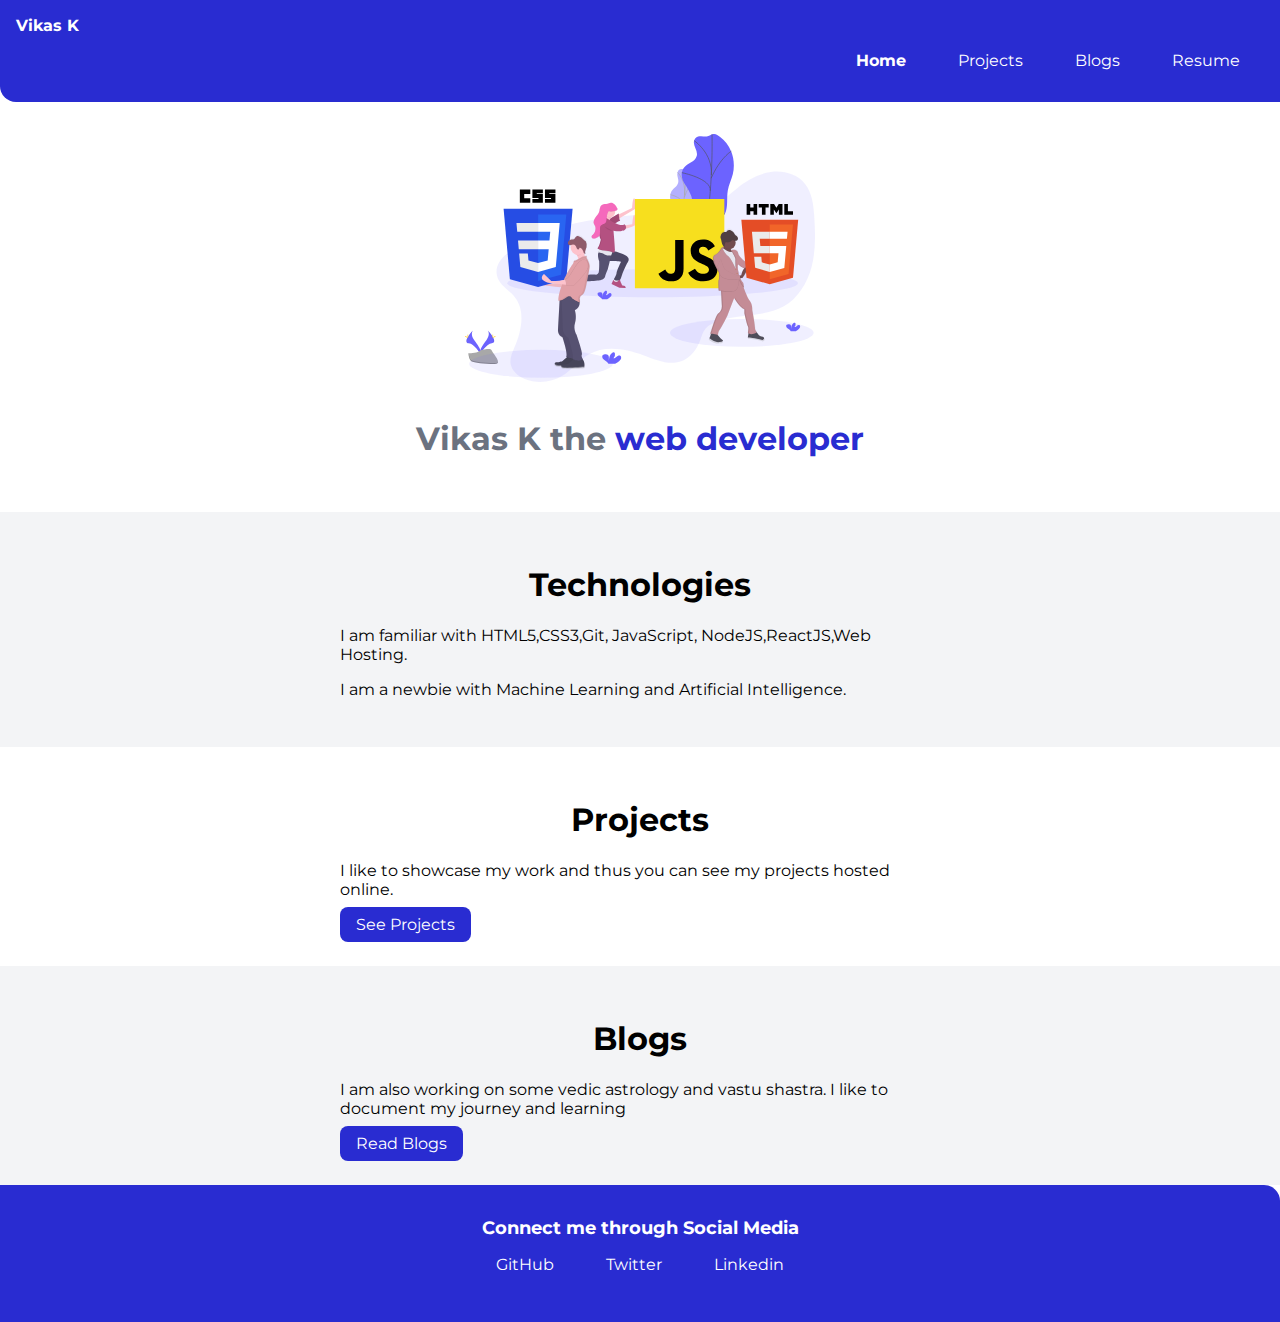
<file: index.html>
<!DOCTYPE html>
<html lang="en">
<head>
    <meta charset="UTF-8">
    <meta http-equiv="X-UA-Compatible" content="IE=edge">
    <meta name="viewport" content="width=device-width, initial-scale=1.0">
    <title>Vikas K</title>
    <link href="styles.css" rel="stylesheet" />
</head>
<body>

    <nav class="navigation container">
        <div class="nav-brand">Vikas K</div>
        <ul class="list-non-bullet nav-pills">
            <li class="list-item-inline">
                <a class="link link-active" href="/">Home</a>
            </li>
            <li class="list-item-inline">
                <a class="link" href="/projects.html">Projects</a>
            </li>
            <li class="list-item-inline">
                <a class="link" href="/blogs.html">Blogs</a>
            </li>
            <li class="list-item-inline">
                <a class="link" href="https://drive.google.com/drive/folders/1H4KRouf1HlnBGezJl3NQTUM1EVS3eLRj?usp=sharing">Resume</a>
            </li>
        </ul>
    </nav>

    <header class="hero">
        <img class="hero-img" src="images/hero.svg" />

        <h1 class="hero-heading">Vikas K the <span class="heading-inverted">web developer</span> </h1>
    </header>



    <section class="section ow">
        <div class="container container-center">
            <h1>Technologies</h1>
            <p>I am familiar with HTML5,CSS3,Git, JavaScript, NodeJS,ReactJS,Web Hosting.</p>
            <p>I am a newbie with Machine Learning and Artificial Intelligence.</p>
        </div>
    </section>


    <section class="section">
        <div class="container container-center">
            <h1>Projects</h1>
            <p>I like to showcase my work and thus you can see my projects hosted online.</p>
            <a class="link link-primary" href="/projects.html">See Projects</a>
        </div>
    </section>


    <section class="section ow">
        <div class="container container-center">
            <h1>Blogs</h1>
            <p>I am also working on some vedic astrology and vastu shastra. I like to document my journey and learning</p>
            <a class="link link-primary" href="/blogs.html">Read Blogs</a>
        </div>
    </section>

    <footer class="footer">
        <div class="footer-header">Connect me through Social Media</div>
        <ul class="social-links list-non-bullet">

            <li class="list-item-inline">
                <a class="link" href="https://github.com/vikas-koleti">   
                    GitHub
                </a>
            </li>
            <li class="list-item-inline">
                <a class="link" href="https://twitter.com/vickyB2S">   
                    Twitter
                </a>
            </li>
            <li class="list-item-inline">
                <a class="link" href="https://www.linkedin.com/in/vikas-koleti-4771b7104/">   
                    Linkedin
                </a>
            </li>




        </ul>
    </footer>


     
    



</body>
</html>
</file>
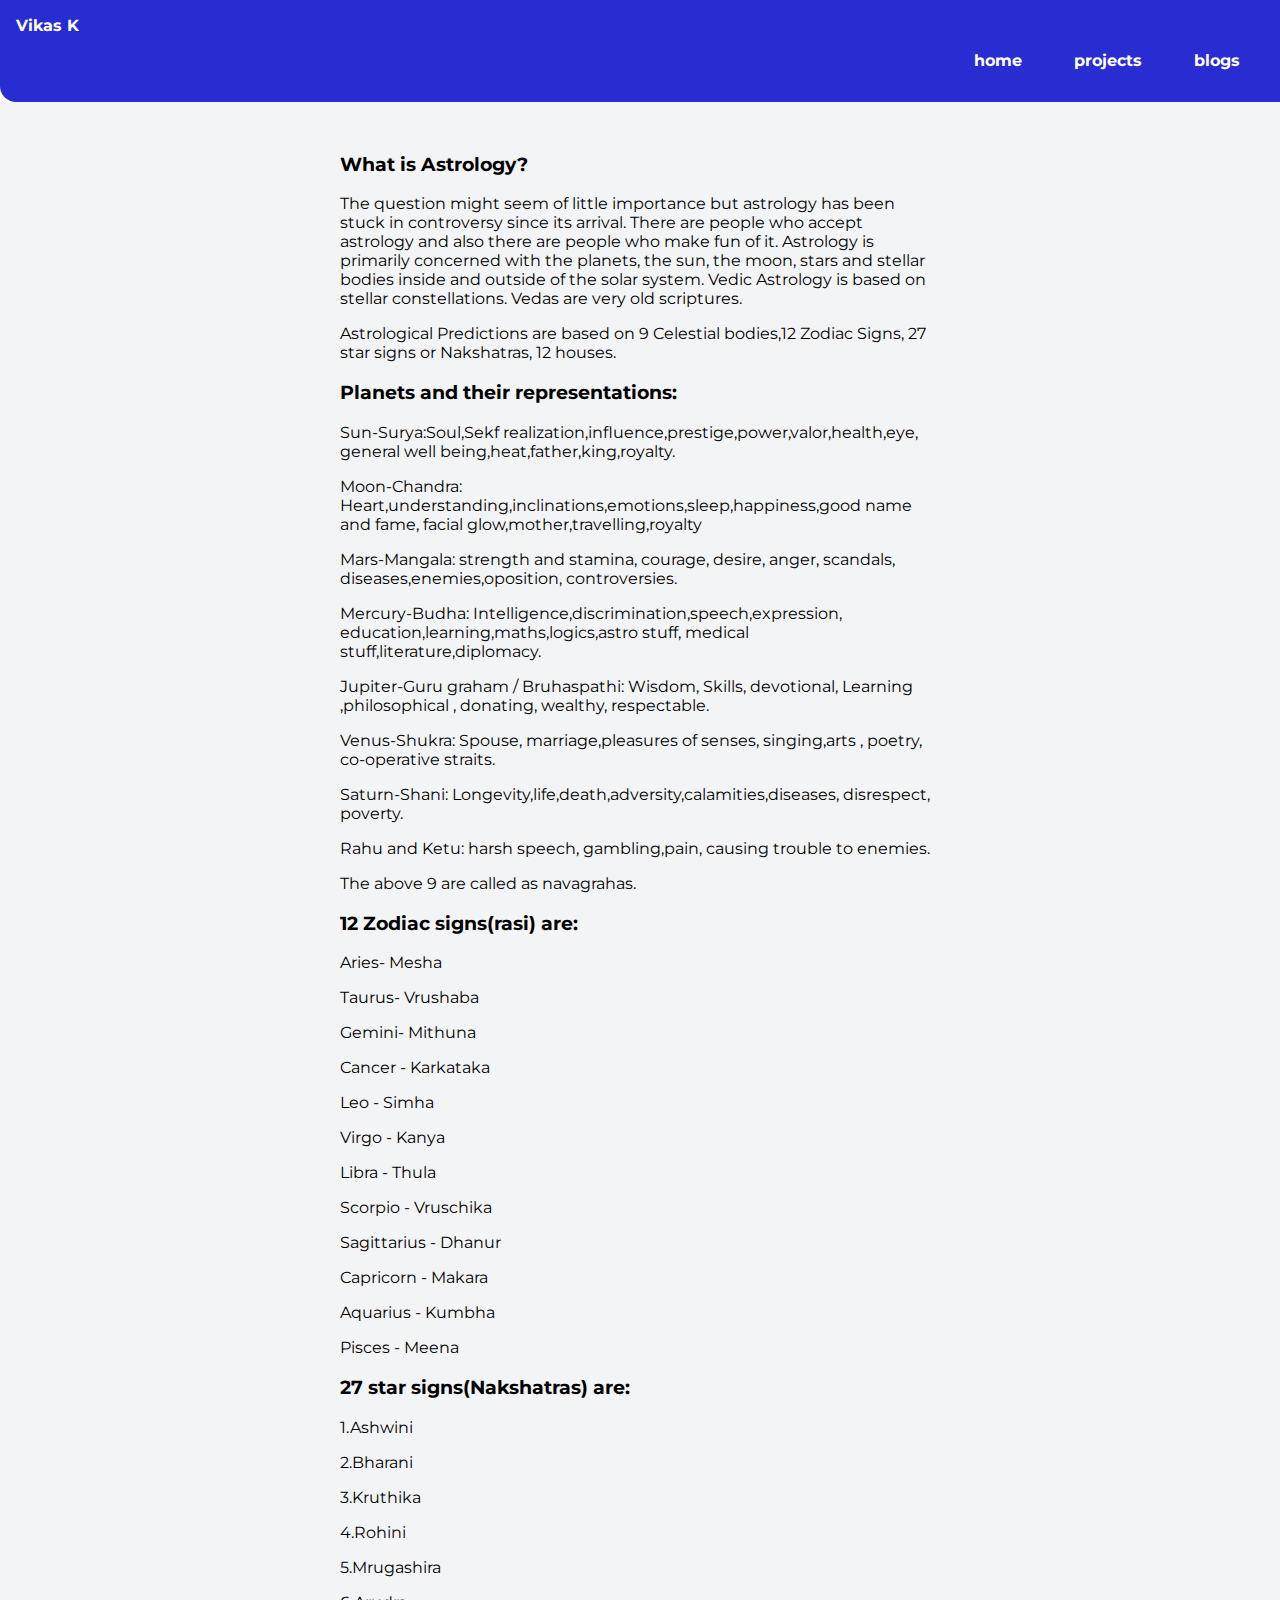
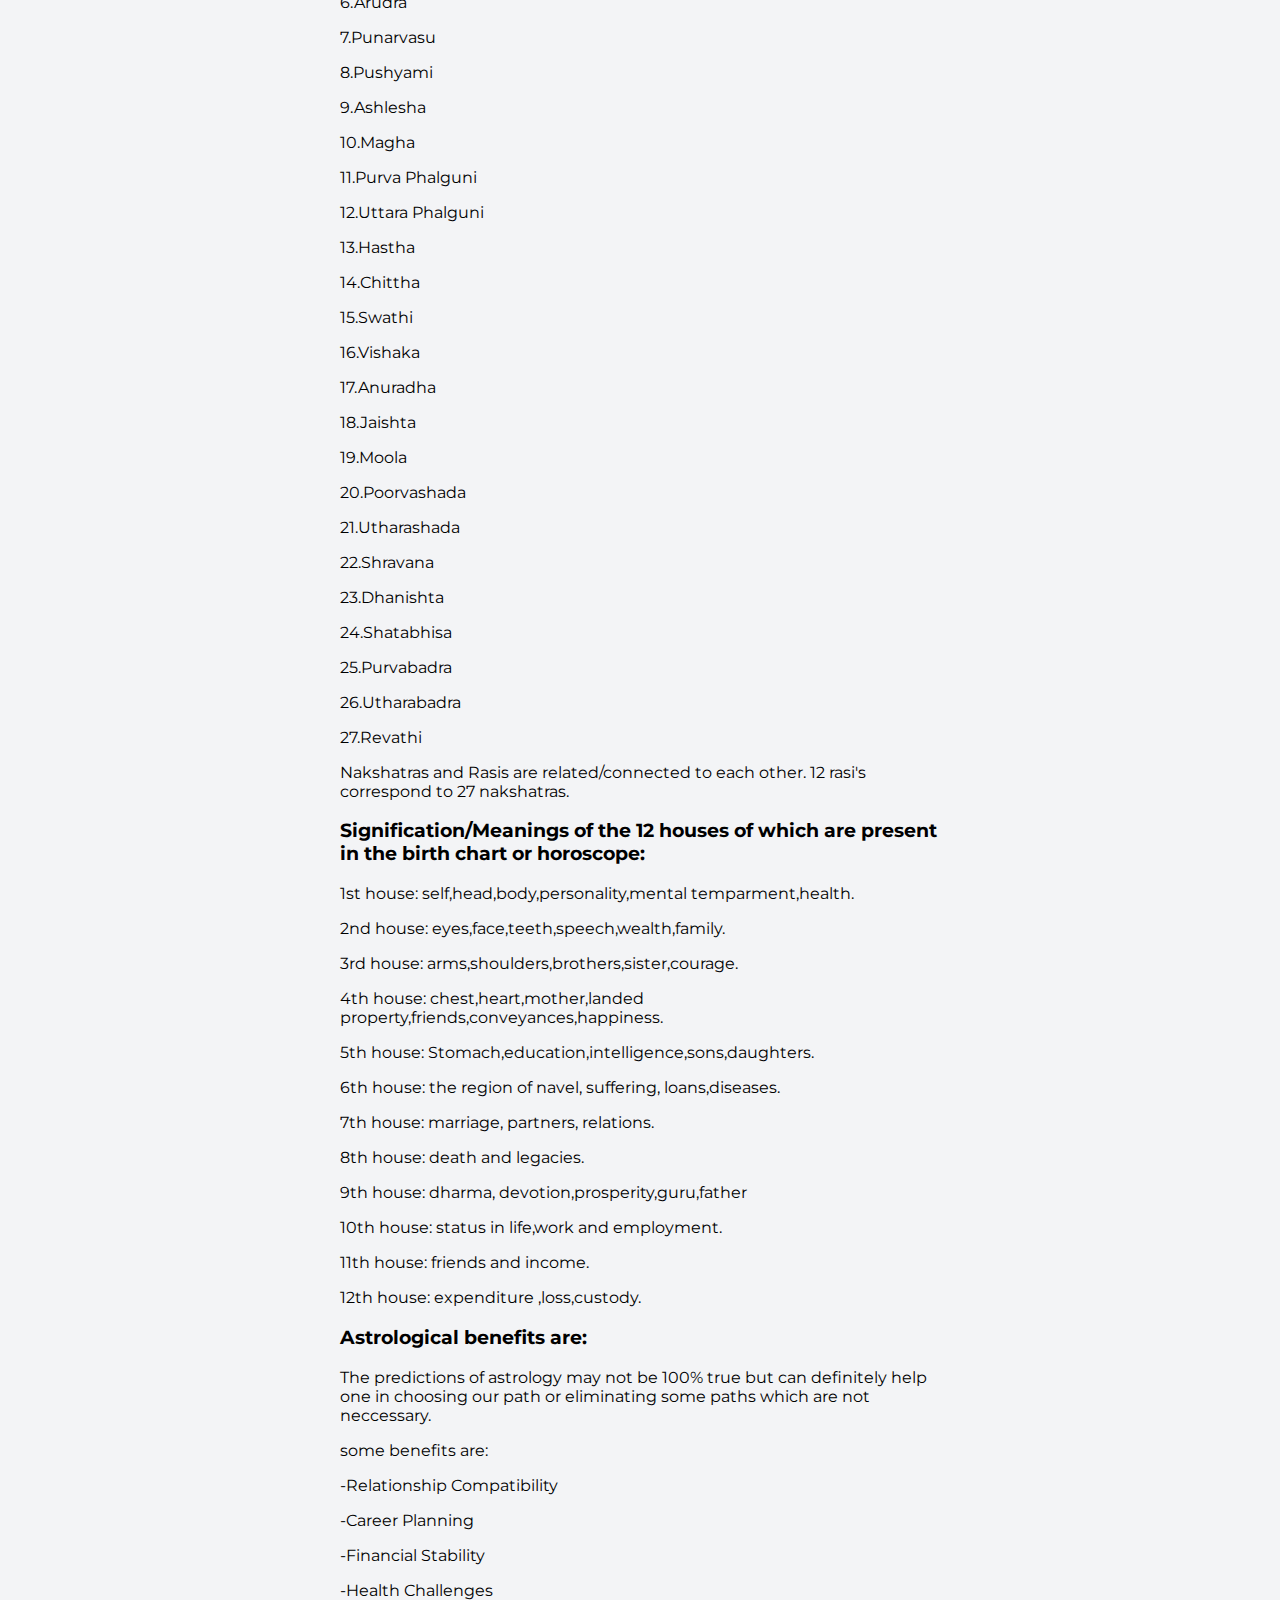
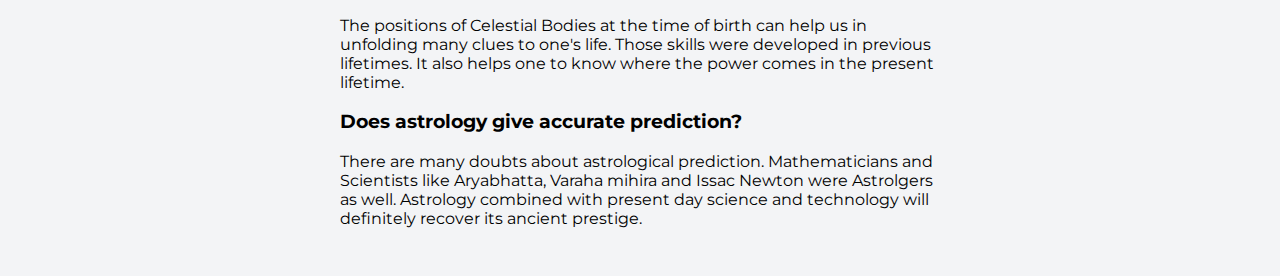
<file: blog1.html>
<!DOCTYPE html>
<html lang="en">
<head>
    <meta charset="UTF-8">
    <meta http-equiv="X-UA-Compatible" content="IE=edge">
    <meta name="viewport" content="width=device-width, initial-scale=1.0">
    <link href="styles.css" rel="stylesheet" />
    <title>Blog1</title>
</head>
<body>

    <nav class="navigation container">
        <div class="nav-brand">Vikas K</div>
        <ul class="list-non-bullet nav-pills">
            <li class="list-item-inline">
                <a class="link link-active " href="/index.html" target="_blank">home</a>
            </li>
            <li class="list-item-inline">
                <a class="link link-active" href="/projects.html" target="_blank">projects</a>
            </li>
            <li class="list-item-inline">
                <a class="link link-active" href="/blogs.html" target="_blank">blogs</a>
            </li>

        </ul>
    </nav>




    <section class="section ow">
        <div class="container container-center">
            <h3>What is Astrology?</h3>
                <p>The question might seem of little importance but astrology has been stuck in controversy since its arrival.
                    There are people who accept astrology and also there are people who make fun of it.
                    Astrology is primarily concerned with the planets, the sun, the moon, stars and stellar bodies inside and outside  of the solar system.
                    Vedic Astrology is based on stellar constellations.
                    Vedas are very old scriptures.</p>
            <p>Astrological Predictions are based on 9 Celestial bodies,12 Zodiac Signs, 27 star signs or Nakshatras, 12 houses.
            </p>

            <h3>Planets and their representations:</h3>
            <p>Sun-Surya:Soul,Sekf realization,influence,prestige,power,valor,health,eye, general well being,heat,father,king,royalty.</p>
            <p>Moon-Chandra: Heart,understanding,inclinations,emotions,sleep,happiness,good name and fame, facial glow,mother,travelling,royalty</p>
            <p>Mars-Mangala: strength and stamina, courage, desire, anger, scandals, diseases,enemies,oposition, controversies.</p>
            <p>Mercury-Budha: Intelligence,discrimination,speech,expression, education,learning,maths,logics,astro stuff, medical stuff,literature,diplomacy.
            </p>
            <p>Jupiter-Guru graham / Bruhaspathi: Wisdom, Skills, devotional, Learning ,philosophical , donating, wealthy, respectable.</p>
            <p>Venus-Shukra: Spouse, marriage,pleasures of senses, singing,arts , poetry, co-operative straits.</p>
            <p>Saturn-Shani: Longevity,life,death,adversity,calamities,diseases, disrespect, poverty.
            </p>
            <p>Rahu and Ketu: harsh speech, gambling,pain, causing trouble to enemies.</p>
            <p>The above 9 are called as navagrahas.
            </p>

            <h3>12 Zodiac signs(rasi) are:</h3>
            <p>Aries- Mesha</p>
            <p>Taurus- Vrushaba</p>
            <p>Gemini- Mithuna</p>
            <p>Cancer - Karkataka</p>
            <p>Leo - Simha</p>
            <p>Virgo - Kanya</p>
            <p>Libra - Thula</p>
            <p>Scorpio - Vruschika</p>
            <p>Sagittarius - Dhanur</p>
            <p>Capricorn - Makara</p>
            <p>Aquarius - Kumbha</p>
            <p>Pisces - Meena</p>

            <h3>27 star signs(Nakshatras) are:</h3>
            <p>1.Ashwini</p>
            <p>2.Bharani</p>
            <p>3.Kruthika</p>
            <p>4.Rohini</p>
            <p>5.Mrugashira</p>
            <p>6.Arudra</p>
            <p>7.Punarvasu</p>
            <p>8.Pushyami</p>
            <p>9.Ashlesha</p>
            <p>10.Magha</p>
            <p>11.Purva Phalguni</p>
            <p>12.Uttara Phalguni</p>
            <p>13.Hastha</p>
            <p>14.Chittha</p>
            <p>15.Swathi</p>
            <p>16.Vishaka</p>
            <p>17.Anuradha</p>
            <p>18.Jaishta</p>
            <p>19.Moola</p>
            <p>20.Poorvashada</p>
            <p>21.Utharashada</p>
            <p>22.Shravana</p>
            <p>23.Dhanishta</p>
            <p>24.Shatabhisa</p>
            <p>25.Purvabadra</p>
            <p>26.Utharabadra</p>
            <p>27.Revathi</p>
            <p>Nakshatras and Rasis are related/connected to each other.
                12 rasi's correspond to 27 nakshatras.
            </p>

            <h3>Signification/Meanings of the 12 houses of which are present in the birth chart or horoscope:</h3>

            <p>1st house: self,head,body,personality,mental temparment,health.</p>
            <p>2nd house: eyes,face,teeth,speech,wealth,family.</p>
            <p>3rd house: arms,shoulders,brothers,sister,courage.</p>
            <p>4th house: chest,heart,mother,landed property,friends,conveyances,happiness.</p>
            <p>5th house: Stomach,education,intelligence,sons,daughters.</p>
            <p>6th house: the region of navel, suffering, loans,diseases.</p>
            <p>7th house: marriage, partners, relations.</p>
            <p>8th house: death and legacies.</p>
            <p>9th house: dharma, devotion,prosperity,guru,father</p>
            <p>10th house: status in life,work and employment.</p>
            <p>11th house: friends and income.</p>
            <p>12th house: expenditure ,loss,custody.</p>
            

            <h3>Astrological benefits are:</h3>
            <p>The predictions of astrology may not be 100% true but can definitely help one in choosing our path or eliminating some paths which are not neccessary.</p>
            <p>some benefits are:</p>
            <p>-Relationship Compatibility</p>
            <p>-Career Planning</p>
            <p>-Financial Stability</p>
            <p>-Health Challenges</p>

            <p>The positions of Celestial Bodies at the time of birth can help us in unfolding many clues to one's life.
                Those skills were developed in previous lifetimes.
                It also helps one to know where the power comes in the present lifetime.
                </p>

            <h3>Does astrology give accurate prediction?</h3>
            <p>There are many doubts about astrological prediction.
                Mathematicians and Scientists like Aryabhatta, Varaha mihira and Issac Newton were Astrolgers as well.
                Astrology combined with present day science and technology will definitely recover its ancient prestige.
                </p>

            



        </div>
    </section>
</body>
</html>
</file>
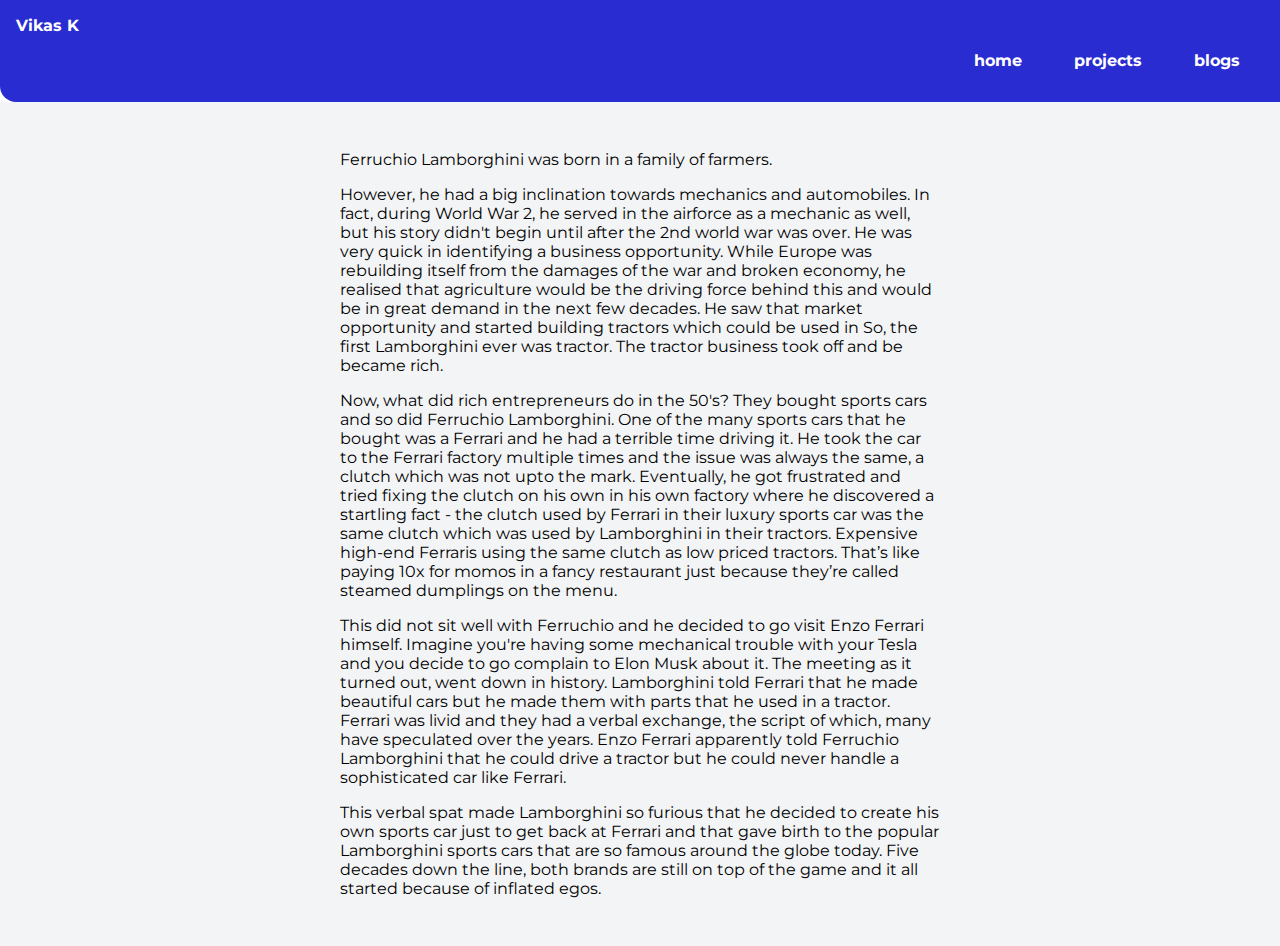
<file: blog2.html>
<!DOCTYPE html>
<html lang="en">
<head>
    <meta charset="UTF-8">
    <meta http-equiv="X-UA-Compatible" content="IE=edge">
    <meta name="viewport" content="width=device-width, initial-scale=1.0">
    <link href="styles.css" rel="stylesheet" />
    <title>Blog2</title>
</head>
<body>
    <nav class="navigation container">
        <div class="nav-brand">Vikas K</div>
        <ul class="list-non-bullet nav-pills">
            <li class="list-item-inline">
                <a class="link link-active " href="/index.html" target="_blank">home</a>
            </li>
            <li class="list-item-inline">
                <a class="link link-active" href="/projects.html" target="_blank">projects</a>
            </li>
            <li class="list-item-inline">
                <a class="link link-active" href="/blogs.html" target="_blank">blogs</a>
            </li>

        </ul>
    </nav>
    <section class="section ow">
        <div class="container container-center">
            <p>Ferruchio Lamborghini was born in a family of farmers. </p>
            <p>However, he had a big inclination towards mechanics and automobiles. In fact, during World War 2, he served in the airforce as a mechanic as well, but his story didn't begin until after the 2nd world war was over. He was very quick in identifying a business opportunity. While Europe was rebuilding itself from the damages of the war and broken economy, he realised that agriculture would be the driving force behind this and would be in great demand in the next few decades. He saw that market opportunity and started building tractors which could be used in So, the first Lamborghini ever was tractor. The tractor business took off and be became rich.</p>

            <p>Now, what did rich entrepreneurs do in the 50's? They bought sports cars and so did Ferruchio Lamborghini. One of the many sports cars that he bought was a Ferrari and he had a terrible time driving it. He took the car to the Ferrari factory multiple times and the issue was always the same, a clutch which was not upto the mark. Eventually, he got frustrated and tried fixing the clutch on his own in his own factory where he discovered a startling fact - the clutch used by Ferrari in their luxury sports car was the same clutch which was used by Lamborghini in their tractors. Expensive high-end Ferraris using the same clutch as low priced tractors. That’s like paying 10x for momos in a fancy restaurant just because they’re called steamed dumplings on the menu.</p>

            <p>This did not sit well with Ferruchio and he decided to go visit Enzo Ferrari himself. Imagine you're having some mechanical trouble with your Tesla and you decide to go complain to Elon Musk about it. The meeting as it turned out, went down in history. Lamborghini told Ferrari that he made beautiful cars but he made them with parts that he used in a tractor. Ferrari was livid and they had a verbal exchange, the script of which, many have speculated over the years. Enzo Ferrari apparently told Ferruchio Lamborghini that he could drive a tractor but he could never handle a sophisticated car like Ferrari.</p>

            <p>This verbal spat made Lamborghini so furious that he decided to create his own sports car just to get back at Ferrari and that gave birth to the popular Lamborghini sports cars that are so famous around the globe today. Five decades down the line, both brands are still on top of the game and it all started because of inflated egos.</p>

        </div>
    </section>
    
</body>
</html>
</file>
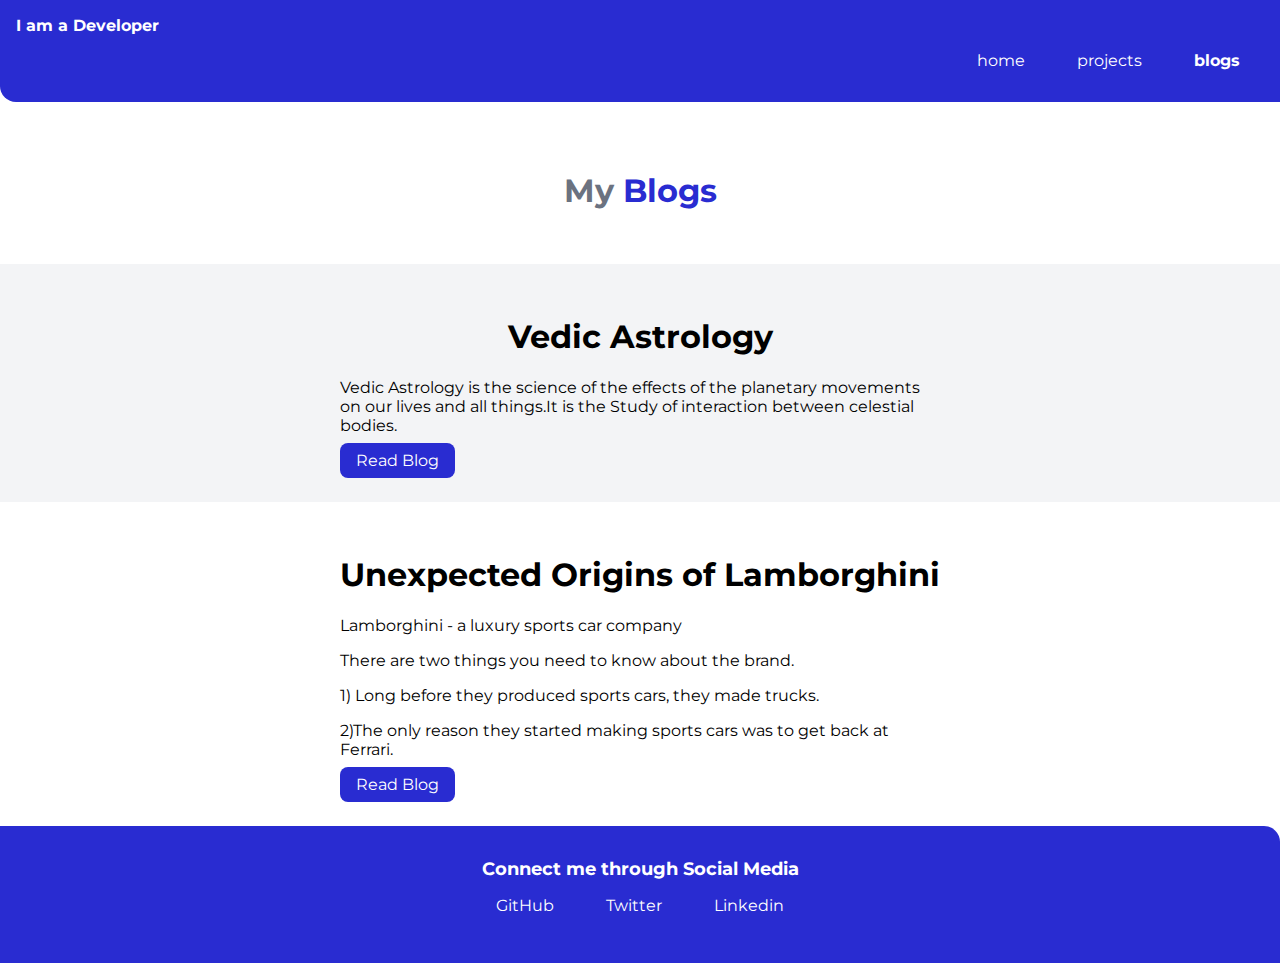
<file: blogs.html>
<!DOCTYPE html>
<html lang="en">
<head>
    <meta charset="UTF-8">
    <meta http-equiv="X-UA-Compatible" content="IE=edge">
    <meta name="viewport" content="width=device-width, initial-scale=1.0">
    <link href="styles.css" rel="stylesheet" />
    <title>Blogs</title>
</head>
<body>
    <nav class="navigation container">
        <div class="nav-brand">I am a Developer</div>
        <ul class="list-non-bullet nav-pills">
            <li class="list-item-inline">
                <a class="link" href="/">home</a>
            </li>
            <li class="list-item-inline">
                <a class="link" href="/projects.html">projects</a>
            </li>
            <li class="list-item-inline">
                <a class="link link-active" href="/blogs.html">blogs</a>
            </li>
        </ul>
    </nav>


    <header class="hero">
        <h1 class="hero-heading">My <span class="heading-inverted">Blogs</span> </h1>
        
    </header>

    <section class="section ow">
        <div class="container container-center">
            <h1>Vedic Astrology</h1>
            <p>Vedic Astrology is the science of the effects of the planetary movements on our lives and all things.It is the 
                Study of interaction between celestial bodies.
            </p>
            
            <a class="link link-primary" href="/blog1.html">Read Blog</a>
        </div>
    </section>

    <section class="section">
        <div class="container container-center">
            <h1>Unexpected Origins of Lamborghini</h1>
            <p>Lamborghini - a luxury sports car company</p>
            <p>There are two things you need to know about the brand.</p>
            <p>1) Long before they produced sports cars, they made trucks.</p>
            <p>2)The only reason they started making sports cars was to get back at Ferrari.</p>
            
            <a class="link link-primary" href="/blog2.html">Read Blog</a>
        </div>
    </section>

    <footer class="footer">
        <div class="footer-header">Connect me through Social Media</div>
        <ul class="social-links list-non-bullet">

            <li class="list-item-inline">
                <a class="link" href="https://github.com/vikas-koleti">   
                    GitHub
                </a>
            </li>
            <li class="list-item-inline">
                <a class="link" href="https://twitter.com/vickyB2S">   
                    Twitter
                </a>
            </li>
            <li class="list-item-inline">
                <a class="link" href="https://www.linkedin.com/in/vikas-koleti-4771b7104/">   
                    Linkedin
                </a>
            </li>




        </ul>
    </footer>

    
</body>
</html>
</file>
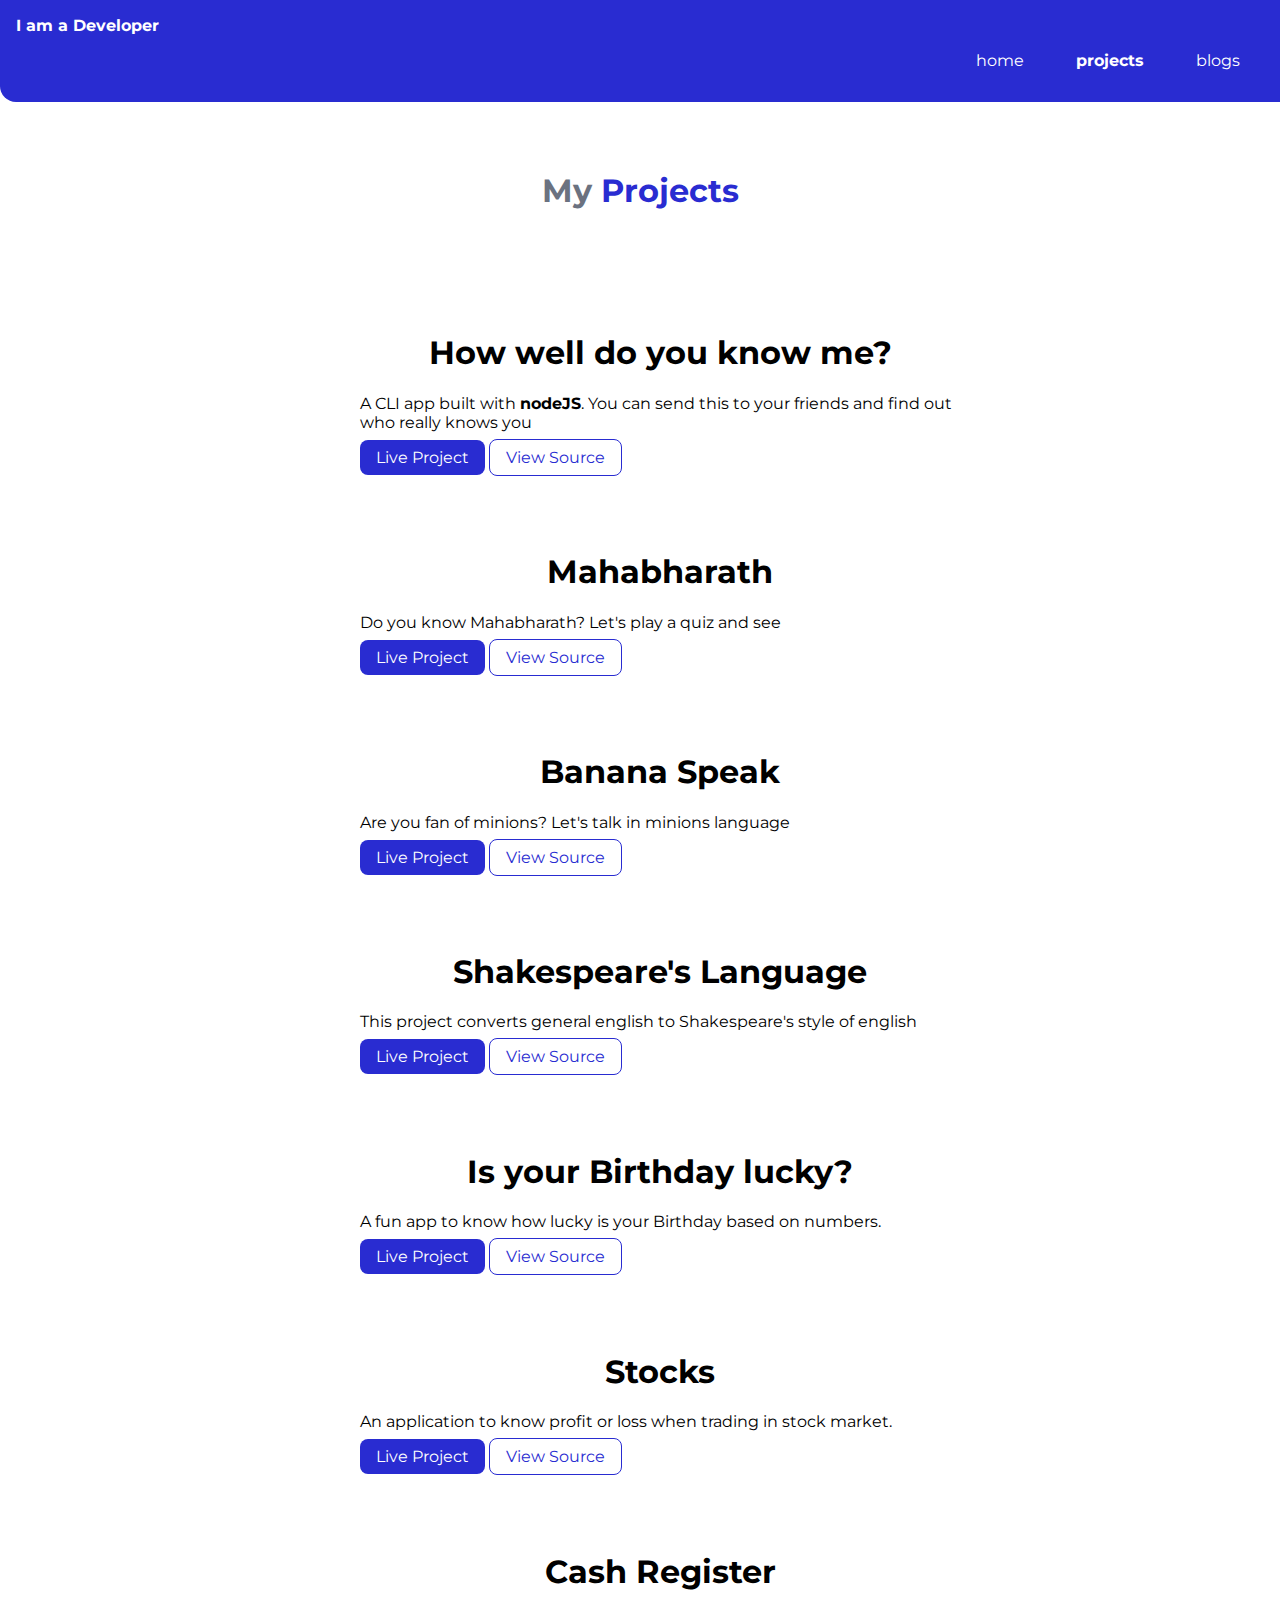
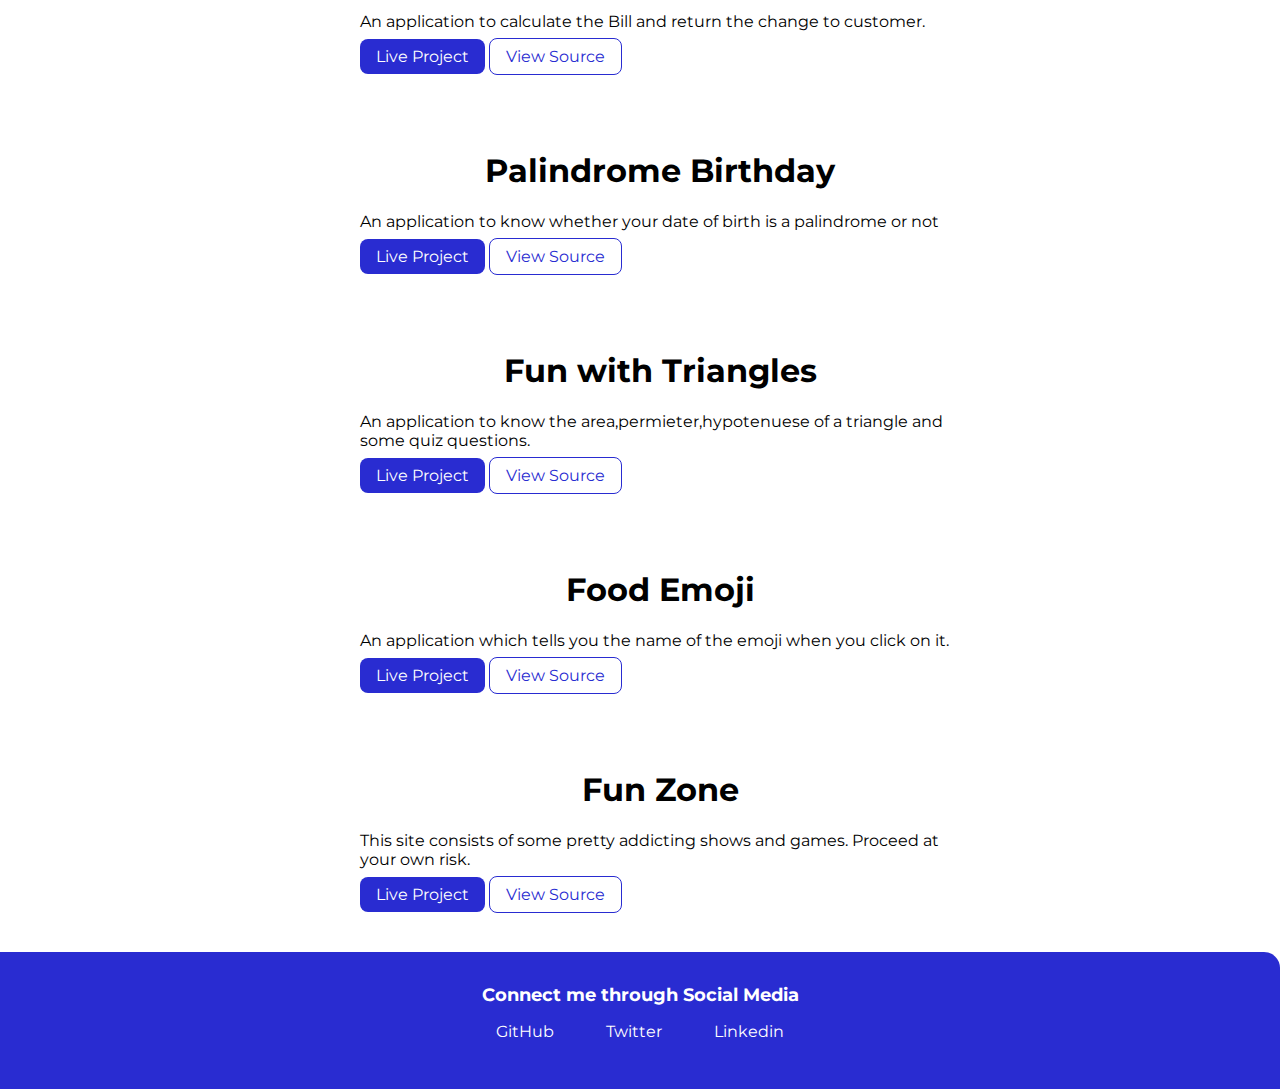
<file: projects.html>
<!DOCTYPE html>
<html lang="en">
<head>
    <meta charset="UTF-8">
    <meta http-equiv="X-UA-Compatible" content="IE=edge">
    <meta name="viewport" content="width=device-width, initial-scale=1.0">
    <link href="styles.css" rel="stylesheet" />
    <title>Projects</title>
</head>
<body>
    <nav class="navigation container">
        <div class="nav-brand">I am a Developer</div>
        <ul class="list-non-bullet nav-pills">
            <li class="list-item-inline">
                <a class="link" href="/">home</a>
            </li>
            <li class="list-item-inline">
                <a class="link link-active" href="/projects.html">projects</a>
            </li>
            <li class="list-item-inline">
                <a class="link" href="/blogs.html">blogs</a>
            </li>
        </ul>
    </nav>

    <header class="hero">
        <h1 class="hero-heading">My <span class="heading-inverted">Projects</span> </h1>
        
    </header>
    <ul class="list-non-bullet">

    <section class="section">
    <li>
        <article class="showcase-list container container-center">
            <h1>How well do you know me?</h1>
            
            <p>A CLI app built with <strong>nodeJS</strong>. You can send this to your friends and find out who really knows you</p>

            <a class="link link-primary" href="https://replit.com/@koletivikas/amark1#index.js">Live Project</a>
            <a class="link link-secondary" href="https://github.com/vikas-koleti/a_mark1">View Source</a>
        </article>
        
    </li>
    </section>
    <section class="section">
    <li>
        <article class="showcase-list container container-center">
            <h1>Mahabharath</h1>
            
            <p>Do you know Mahabharath? Let's play a quiz and see</p>

            <a class="link link-primary" href="https://replit.com/@koletivikas/mark-2">Live Project</a>
            <a class="link link-secondary" href="https://github.com/vikas-koleti/mark-2a">View Source</a>
        </article>
    </li>
    </section>

    <section class= "section">
        <li>
            <article class="showcase-list container container-center">
                <h1>Banana Speak</h1>
                <p>Are you fan of minions? Let's talk in minions language</p>
                <a class="link link-primary" href="https://vkbanana.netlify.app/"">Live Project</a>
                <a class="link link-secondary" href="https://github.com/vikas-koleti/banana-speak">View Source</a>

            </article>
        </li>
    </section>

    <section class= "section">
        <li>
            <article class="showcase-list container container-center">
                <h1>Shakespeare's Language</h1>
                <p>This project converts general english to Shakespeare's style of english</p>
                <a class="link link-primary" href="https://vkshakespeare.netlify.app/">Live Project</a>
                <a href="https://github.com/vikas-koleti/shakespeare-translator" class="link link-secondary">View Source</a>
            </article>
        </li>
    </section>

    <section class= "section">
        <li>
            <article class="showcase-list container container-center">
                <h1>Is your Birthday lucky?</h1>
                <p>A fun app to know how lucky is your Birthday based on numbers. </p>
                <a class="link link-primary" href="https://vkbirthdaylucky.netlify.app/">Live Project</a>
                <a class="link link-secondary" href="https://github.com/vikas-koleti/mark11-BdayLucky">View Source</a>
            </article>
        </li>
    </section>

    <section class= "section">
        <li>
            <article class="showcase-list container container-center">
                <h1>Stocks</h1>
                <p>An application to know profit or loss when trading in stock market.</p>
                <a class="link link-primary" href="https://vkprofitloss.netlify.app/">Live Project</a>
                <a class="link link-secondary" href="https://github.com/vikas-koleti/mark14-Profit-or-Loss">View Source</a>
                
            </article>
        </li>
    </section>

    <section class= "section">
        <li>
            <article class="showcase-list container container-center">
                <h1>Cash Register</h1>
                <p>An application to calculate the Bill and return the change to customer.</p>
                <a class="link link-primary" href="https://vkcashregister.netlify.app/">Live Project</a>
                <a class="link link-secondary" href="https://github.com/vikas-koleti/mark10-cash-register">View Source</a>
                
            </article>
        </li>
    </section>

    <section class= "section">
        <li>
            <article class="showcase-list container container-center">
                <h1>Palindrome Birthday</h1>
                <p>An application to know whether your date of birth is a palindrome or not</p>
                <a class="link link-primary" href="https://vkpalindromebday.netlify.app/">Live Project</a>
                <a class="link link-secondary" href="https://github.com/vikas-koleti/mark-13-palindrome-bday">View Source</a>
                
            </article>
        </li>
    </section>

    <section class= "section">
        <li>
            <article class="showcase-list container container-center">
                <h1>Fun with Triangles</h1>
                <p>An application to know the area,permieter,hypotenuese of a triangle and some quiz questions.</p>
                <a class="link link-primary" href="https://vktrianglefun.netlify.app/">Live Project</a>
                <a class="link link-secondary" href="https://github.com/vikas-koleti/mark-12-Fun-with-triangles">View Source</a>
                
            </article>
        </li>
    </section>

    <section class= "section">
        <li>
            <article class="showcase-list container container-center">
                <h1>Food Emoji</h1>
                <p>An application which tells you the name of the emoji when you click on it.</p>
                <a class="link link-primary" href="https://vkfoodemoji.netlify.app/">Live Project</a>
                <a class="link link-secondary" href="https://github.com/vikas-koleti/vkfoodemoji">View Source</a>
                
            </article>
        </li>
    </section>

    <section class= "section">
        <li>
            <article class="showcase-list container container-center">
                <h1>Fun Zone</h1>
                <p>This site consists of some pretty addicting shows and games. Proceed at your own risk.</p>
                <a class="link link-primary" href="https://vkfunzone.netlify.app/">Live Project</a>
                <a class="link link-secondary" href="https://github.com/vikas-koleti/csb-t5up2/tree/gh-pages">View Source</a>
                
            </article>
        </li>
    </section>















    </ul>

    <footer class="footer">
        <div class="footer-header">Connect me through Social Media</div>
        <ul class="social-links list-non-bullet">

            <li class="list-item-inline">
                <a class="link" href="https://github.com/vikas-koleti">   
                    GitHub
                </a>
            </li>
            <li class="list-item-inline">
                <a class="link" href="https://twitter.com/vickyB2S">   
                    Twitter
                </a>
            </li>
            <li class="list-item-inline">
                <a class="link" href="https://www.linkedin.com/in/vikas-koleti-4771b7104/">   
                    Linkedin
                </a>
            </li>




        </ul>
    </footer>


    
</body>
</html>
</file>
<file: styles.css>
@import url('https://fonts.googleapis.com/css2?family=Montserrat:wght@400;700&display=swap');

:root {
    --primary-color: #292cd1;
    --off-white: #F3F4F6;

    --dark-gray: #6B7280;
}


body {
    font-family: 'Montserrat', sans-serif;
    margin: 0px;
}

hr {
    margin: 2rem 0rem;

}

/** container **/
.container {
    padding: 0rem 1rem;
}

.container-center {
    max-width: 600px;
    margin: auto;
}

/** links **/
.link {
    text-decoration: none;
    padding: 0.5rem 1rem;

}

.link-primary {
    background-color: var(--primary-color);
    border-radius: 0.5rem;
    color: white;

}

.link-secondary {
    color: var(--primary-color);
    border-radius: 0.5rem;
    border: 1px solid var(--primary-color);


}

/** lists **/

.list-non-bullet {
    list-style: none;
}

.list-item-inline {
    display: inline;
    padding: 0rem 0.5rem;

}

/** navigation **/

.navigation {
    background-color: var(--primary-color);
    color: white;
    padding: 1rem;
    border-bottom-left-radius: 1rem;
}

.navigation .nav-brand {
    font-weight: bold;
}

.navigation .nav-pills {
    text-align: right;
}


.navigation .link {
    color: white;
}

.navigation .link-active {
    font-weight: bold;
}

/** header **/

.hero {
    padding: 2rem;

}

.hero .hero-img {
    max-width: 350px;
    display: block;
    margin: auto;
}

.hero .hero-heading {
    text-align: center;
    padding-top: 1rem;
    color: var(--dark-gray);

}

.hero .hero-heading .heading-inverted {
    color: var(--primary-color)
}

/** sections **/

.section{
    padding: 2rem;
}

.section h1 {
    text-align: center;
}

.ow {
    background-color: var(--off-white);
}

/** footers **/

.footer{
    background-color: var(--primary-color);
    padding: 2rem 0rem;
    text-align: center;
    color: white;
    border-top-right-radius: 1rem;

}

.footer .link{
    color: white;

}

.footer .footer-header{
    font-weight: bold;
    font-size: large;
}

.footer ul{
    padding-inline-start: 0px;
}
</file>
